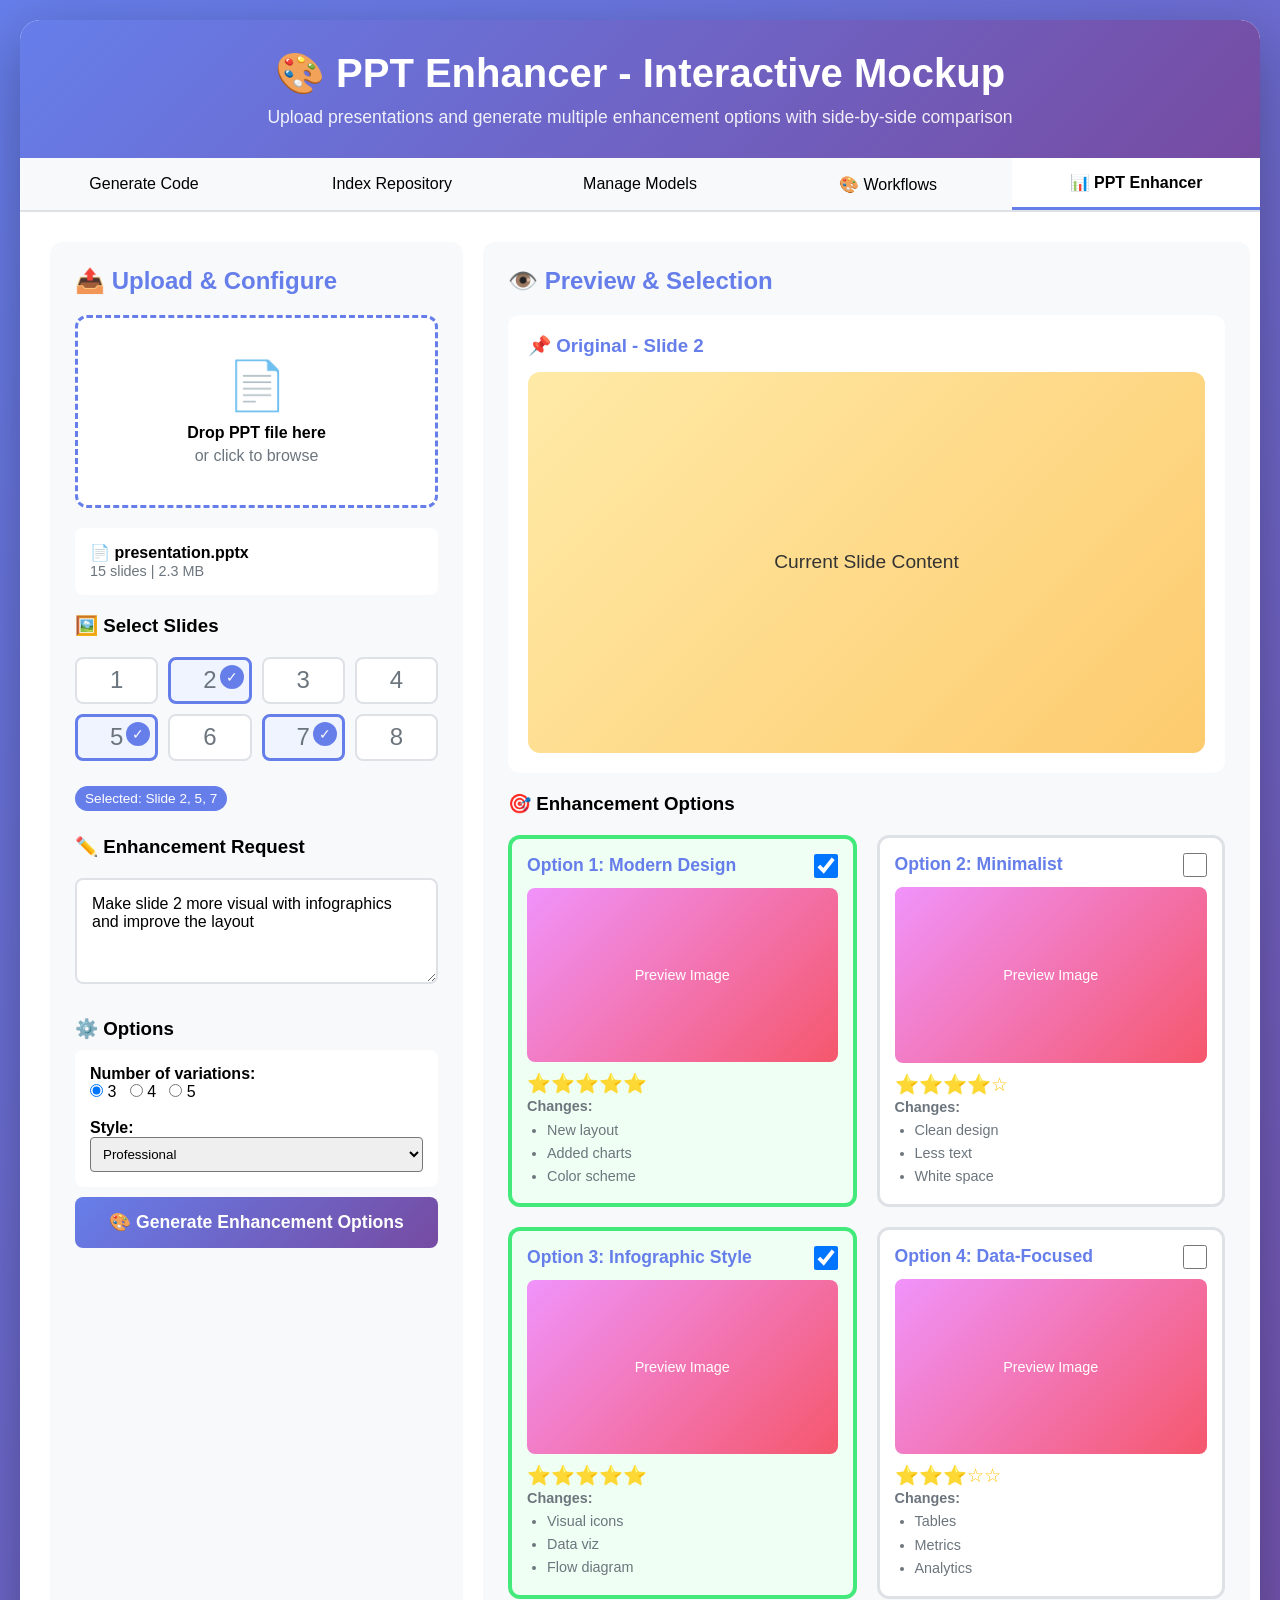
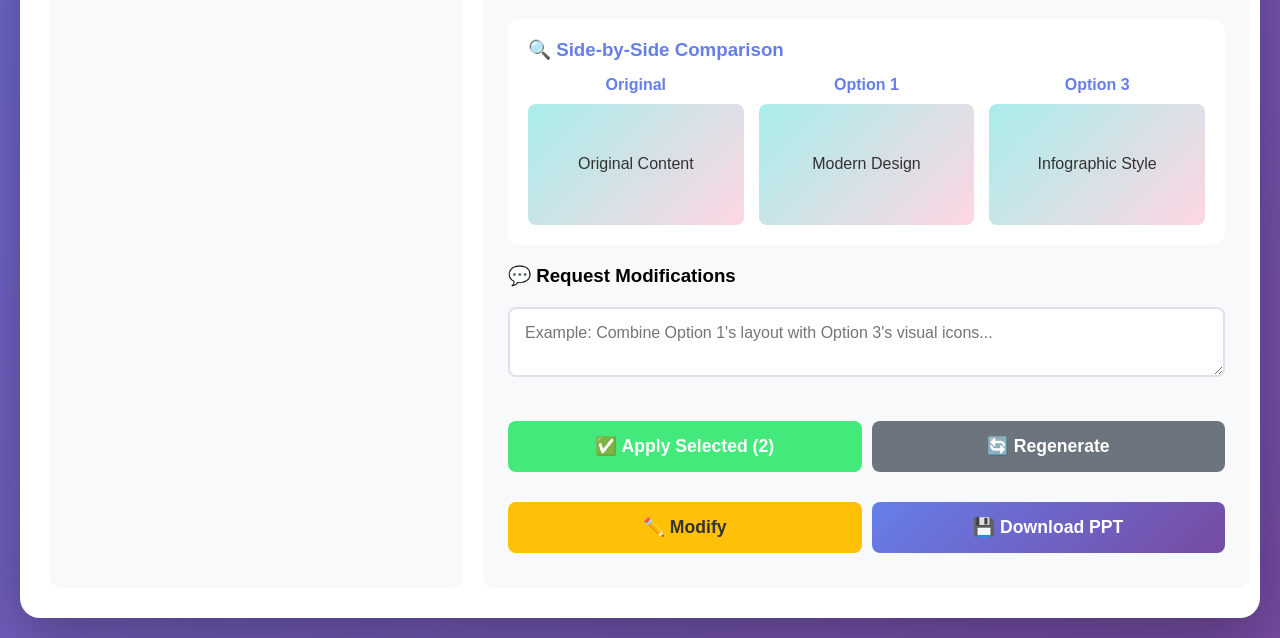
<file: docs/ui_mockup.html>
<!DOCTYPE html>
<html lang="en">
<head>
    <meta charset="UTF-8">
    <meta name="viewport" content="width=device-width, initial-scale=1.0">
    <title>PPT Enhancer - UI Mockup</title>
    <style>
        * { margin: 0; padding: 0; box-sizing: border-box; }
        
        body {
            font-family: -apple-system, BlinkMacSystemFont, 'Segoe UI', Roboto, sans-serif;
            background: linear-gradient(135deg, #667eea 0%, #764ba2 100%);
            padding: 20px;
            min-height: 100vh;
        }
        
        .container {
            max-width: 1600px;
            margin: 0 auto;
            background: white;
            border-radius: 20px;
            box-shadow: 0 20px 60px rgba(0,0,0,0.3);
            overflow: hidden;
        }
        
        .header {
            background: linear-gradient(135deg, #667eea 0%, #764ba2 100%);
            color: white;
            padding: 30px;
            text-align: center;
        }
        
        .header h1 { font-size: 2.5rem; margin-bottom: 10px; }
        .header p { opacity: 0.9; font-size: 1.1rem; }
        
        .tabs {
            display: flex;
            background: #f8f9fa;
            border-bottom: 2px solid #dee2e6;
        }
        
        .tab {
            flex: 1;
            padding: 15px;
            text-align: center;
            cursor: pointer;
            border: none;
            background: transparent;
            font-size: 1rem;
            transition: all 0.3s;
        }
        
        .tab:hover { background: #e9ecef; }
        .tab.active { background: white; border-bottom: 3px solid #667eea; font-weight: bold; }
        
        .content {
            display: grid;
            grid-template-columns: 35% 65%;
            gap: 20px;
            padding: 30px;
            min-height: 800px;
        }
        
        .panel {
            background: #f8f9fa;
            padding: 25px;
            border-radius: 12px;
        }
        
        .panel h2 {
            margin-bottom: 20px;
            color: #667eea;
            font-size: 1.5rem;
        }
        
        .upload-area {
            border: 3px dashed #667eea;
            border-radius: 12px;
            padding: 40px;
            text-align: center;
            background: white;
            cursor: pointer;
            transition: all 0.3s;
            margin-bottom: 20px;
        }
        
        .upload-area:hover {
            background: #f0f4ff;
            border-color: #764ba2;
        }
        
        .upload-area .icon { font-size: 3rem; margin-bottom: 10px; }
        
        .slide-grid {
            display: grid;
            grid-template-columns: repeat(4, 1fr);
            gap: 10px;
            margin: 20px 0;
        }
        
        .slide-thumb {
            aspect-ratio: 16/9;
            background: white;
            border: 2px solid #dee2e6;
            border-radius: 8px;
            display: flex;
            align-items: center;
            justify-content: center;
            cursor: pointer;
            transition: all 0.3s;
            position: relative;
        }
        
        .slide-thumb:hover {
            border-color: #667eea;
            transform: translateY(-2px);
            box-shadow: 0 4px 12px rgba(102, 126, 234, 0.3);
        }
        
        .slide-thumb.selected {
            border-color: #667eea;
            border-width: 3px;
            background: #f0f4ff;
        }
        
        .slide-thumb .number {
            font-size: 1.5rem;
            color: #6c757d;
        }
        
        .slide-thumb.selected::after {
            content: '✓';
            position: absolute;
            top: 5px;
            right: 5px;
            background: #667eea;
            color: white;
            width: 24px;
            height: 24px;
            border-radius: 50%;
            display: flex;
            align-items: center;
            justify-content: center;
            font-size: 0.9rem;
        }
        
        textarea {
            width: 100%;
            padding: 15px;
            border: 2px solid #dee2e6;
            border-radius: 8px;
            font-family: inherit;
            font-size: 1rem;
            resize: vertical;
            margin: 10px 0;
        }
        
        textarea:focus {
            outline: none;
            border-color: #667eea;
        }
        
        .btn {
            width: 100%;
            padding: 15px;
            border: none;
            border-radius: 8px;
            font-size: 1.1rem;
            font-weight: bold;
            cursor: pointer;
            transition: all 0.3s;
            margin: 10px 0;
        }
        
        .btn-primary {
            background: linear-gradient(135deg, #667eea 0%, #764ba2 100%);
            color: white;
        }
        
        .btn-primary:hover {
            transform: translateY(-2px);
            box-shadow: 0 8px 20px rgba(102, 126, 234, 0.4);
        }
        
        .options-grid {
            display: grid;
            grid-template-columns: repeat(2, 1fr);
            gap: 20px;
            margin: 20px 0;
        }
        
        .option-card {
            background: white;
            border: 3px solid #dee2e6;
            border-radius: 12px;
            padding: 15px;
            cursor: pointer;
            transition: all 0.3s;
        }
        
        .option-card:hover {
            border-color: #667eea;
            transform: translateY(-2px);
            box-shadow: 0 8px 20px rgba(102, 126, 234, 0.2);
        }
        
        .option-card.selected {
            border-color: #43e97b;
            border-width: 4px;
            background: #f0fff4;
        }
        
        .option-header {
            display: flex;
            justify-content: space-between;
            align-items: center;
            margin-bottom: 10px;
        }
        
        .option-title {
            font-weight: bold;
            font-size: 1.1rem;
            color: #667eea;
        }
        
        .option-checkbox {
            width: 24px;
            height: 24px;
            cursor: pointer;
        }
        
        .option-preview {
            aspect-ratio: 16/9;
            background: linear-gradient(135deg, #f093fb 0%, #f5576c 100%);
            border-radius: 8px;
            margin: 10px 0;
            display: flex;
            align-items: center;
            justify-content: center;
            color: white;
            font-size: 0.9rem;
        }
        
        .option-changes {
            font-size: 0.9rem;
            color: #6c757d;
            line-height: 1.6;
        }
        
        .option-changes li {
            margin-left: 20px;
        }
        
        .rating {
            color: #ffc107;
            font-size: 1.2rem;
        }
        
        .comparison-view {
            background: white;
            border-radius: 12px;
            padding: 20px;
            margin: 20px 0;
        }
        
        .comparison-grid {
            display: grid;
            grid-template-columns: repeat(3, 1fr);
            gap: 15px;
        }
        
        .comparison-item {
            text-align: center;
        }
        
        .comparison-item h4 {
            margin-bottom: 10px;
            color: #667eea;
        }
        
        .comparison-preview {
            aspect-ratio: 16/9;
            background: linear-gradient(135deg, #a8edea 0%, #fed6e3 100%);
            border-radius: 8px;
            display: flex;
            align-items: center;
            justify-content: center;
            color: #333;
        }
        
        .action-buttons {
            display: grid;
            grid-template-columns: repeat(2, 1fr);
            gap: 10px;
            margin-top: 20px;
        }
        
        .btn-secondary {
            background: #6c757d;
            color: white;
        }
        
        .btn-success {
            background: #43e97b;
            color: white;
        }
        
        .btn-warning {
            background: #ffc107;
            color: #333;
        }
        
        .badge {
            display: inline-block;
            padding: 5px 10px;
            background: #667eea;
            color: white;
            border-radius: 20px;
            font-size: 0.85rem;
            margin: 5px 0;
        }
        
        .original-preview {
            background: white;
            border-radius: 12px;
            padding: 20px;
            margin-bottom: 20px;
        }
        
        .original-preview h3 {
            color: #667eea;
            margin-bottom: 15px;
        }
        
        .slide-preview-large {
            aspect-ratio: 16/9;
            background: linear-gradient(135deg, #ffeaa7 0%, #fdcb6e 100%);
            border-radius: 12px;
            display: flex;
            align-items: center;
            justify-content: center;
            font-size: 1.2rem;
            color: #333;
        }
    </style>
</head>
<body>
    <div class="container">
        <div class="header">
            <h1>🎨 PPT Enhancer - Interactive Mockup</h1>
            <p>Upload presentations and generate multiple enhancement options with side-by-side comparison</p>
        </div>
        
        <div class="tabs">
            <button class="tab">Generate Code</button>
            <button class="tab">Index Repository</button>
            <button class="tab">Manage Models</button>
            <button class="tab">🎨 Workflows</button>
            <button class="tab active">📊 PPT Enhancer</button>
        </div>
        
        <div class="content">
            <!-- Left Panel: Controls -->
            <div class="panel">
                <h2>📤 Upload & Configure</h2>
                
                <div class="upload-area" onclick="alert('File upload would trigger here')">
                    <div class="icon">📄</div>
                    <div><strong>Drop PPT file here</strong></div>
                    <div style="color: #6c757d; margin-top: 5px;">or click to browse</div>
                </div>
                
                <div style="background: white; padding: 15px; border-radius: 8px; margin-bottom: 20px;">
                    <strong>📄 presentation.pptx</strong><br>
                    <span style="color: #6c757d; font-size: 0.9rem;">15 slides | 2.3 MB</span>
                </div>
                
                <h3 style="margin: 20px 0 10px 0;">🖼️ Select Slides</h3>
                <div class="slide-grid" id="slideGrid">
                    <!-- Slides will be generated by JS -->
                </div>
                
                <div class="badge">Selected: Slide 2, 5, 7</div>
                
                <h3 style="margin: 20px 0 10px 0;">✏️ Enhancement Request</h3>
                <textarea rows="4" placeholder="Example: Make slide 2 more visual with infographics and modern design...">Make slide 2 more visual with infographics and improve the layout</textarea>
                
                <h3 style="margin: 20px 0 10px 0;">⚙️ Options</h3>
                <div style="background: white; padding: 15px; border-radius: 8px;">
                    <label><strong>Number of variations:</strong></label><br>
                    <input type="radio" name="num" checked> 3 &nbsp;
                    <input type="radio" name="num"> 4 &nbsp;
                    <input type="radio" name="num"> 5<br><br>
                    
                    <label><strong>Style:</strong></label><br>
                    <select style="width: 100%; padding: 8px; border-radius: 4px;">
                        <option>Professional</option>
                        <option>Creative</option>
                        <option>Minimal</option>
                    </select>
                </div>
                
                <button class="btn btn-primary" onclick="generateOptions()">🎨 Generate Enhancement Options</button>
            </div>
            
            <!-- Right Panel: Preview & Selection -->
            <div class="panel">
                <h2>👁️ Preview & Selection</h2>
                
                <div class="original-preview">
                    <h3>📌 Original - Slide 2</h3>
                    <div class="slide-preview-large">
                        Current Slide Content
                    </div>
                </div>
                
                <h3 style="margin: 20px 0 10px 0;">🎯 Enhancement Options</h3>
                <div class="options-grid" id="optionsGrid">
                    <!-- Options will be generated by JS -->
                </div>
                
                <div class="comparison-view" id="comparisonView" style="display: none;">
                    <h3 style="color: #667eea; margin-bottom: 15px;">🔍 Side-by-Side Comparison</h3>
                    <div class="comparison-grid">
                        <div class="comparison-item">
                            <h4>Original</h4>
                            <div class="comparison-preview">Original Content</div>
                        </div>
                        <div class="comparison-item">
                            <h4>Option 1</h4>
                            <div class="comparison-preview">Modern Design</div>
                        </div>
                        <div class="comparison-item">
                            <h4>Option 3</h4>
                            <div class="comparison-preview">Infographic Style</div>
                        </div>
                    </div>
                </div>
                
                <h3 style="margin: 20px 0 10px 0;">💬 Request Modifications</h3>
                <textarea rows="2" placeholder="Example: Combine Option 1's layout with Option 3's visual icons..."></textarea>
                
                <div class="action-buttons">
                    <button class="btn btn-success" onclick="applyOptions()">✅ Apply Selected (2)</button>
                    <button class="btn btn-secondary" onclick="generateOptions()">🔄 Regenerate</button>
                    <button class="btn btn-warning" onclick="alert('Modify with feedback')">✏️ Modify</button>
                    <button class="btn btn-primary" onclick="alert('Download enhanced PPT')">💾 Download PPT</button>
                </div>
            </div>
        </div>
    </div>
    
    <script>
        // Generate slide thumbnails
        const slideGrid = document.getElementById('slideGrid');
        const selectedSlides = new Set([2, 5, 7]);
        
        for (let i = 1; i <= 8; i++) {
            const slide = document.createElement('div');
            slide.className = 'slide-thumb' + (selectedSlides.has(i) ? ' selected' : '');
            slide.innerHTML = `<div class="number">${i}</div>`;
            slide.onclick = () => toggleSlide(slide, i);
            slideGrid.appendChild(slide);
        }
        
        function toggleSlide(element, num) {
            element.classList.toggle('selected');
            if (selectedSlides.has(num)) {
                selectedSlides.delete(num);
            } else {
                selectedSlides.add(num);
            }
            updateSelectedBadge();
        }
        
        function updateSelectedBadge() {
            const badge = document.querySelector('.badge');
            const selected = Array.from(selectedSlides).sort((a, b) => a - b);
            badge.textContent = selected.length > 0 
                ? `Selected: Slide ${selected.join(', ')}` 
                : 'No slides selected';
        }
        
        // Generate option cards
        const options = [
            { id: 1, title: 'Modern Design', rating: 5, changes: ['New layout', 'Added charts', 'Color scheme'], selected: true },
            { id: 2, title: 'Minimalist', rating: 4, changes: ['Clean design', 'Less text', 'White space'], selected: false },
            { id: 3, title: 'Infographic Style', rating: 5, changes: ['Visual icons', 'Data viz', 'Flow diagram'], selected: true },
            { id: 4, title: 'Data-Focused', rating: 3, changes: ['Tables', 'Metrics', 'Analytics'], selected: false }
        ];
        
        function generateOptions() {
            const optionsGrid = document.getElementById('optionsGrid');
            optionsGrid.innerHTML = '';
            
            options.forEach(opt => {
                const card = document.createElement('div');
                card.className = 'option-card' + (opt.selected ? ' selected' : '');
                card.innerHTML = `
                    <div class="option-header">
                        <div class="option-title">Option ${opt.id}: ${opt.title}</div>
                        <input type="checkbox" class="option-checkbox" ${opt.selected ? 'checked' : ''}>
                    </div>
                    <div class="option-preview">Preview Image</div>
                    <div class="rating">${'⭐'.repeat(opt.rating)}${'☆'.repeat(5-opt.rating)}</div>
                    <div class="option-changes">
                        <strong>Changes:</strong>
                        <ul>
                            ${opt.changes.map(c => `<li>${c}</li>`).join('')}
                        </ul>
                    </div>
                `;
                
                card.onclick = (e) => {
                    if (e.target.type !== 'checkbox') {
                        const checkbox = card.querySelector('.option-checkbox');
                        checkbox.checked = !checkbox.checked;
                    }
                    card.classList.toggle('selected');
                    opt.selected = !opt.selected;
                    updateComparison();
                };
                
                optionsGrid.appendChild(card);
            });
            
            updateComparison();
        }
        
        function updateComparison() {
            const selected = options.filter(o => o.selected);
            const comparisonView = document.getElementById('comparisonView');
            
            if (selected.length > 0) {
                comparisonView.style.display = 'block';
            } else {
                comparisonView.style.display = 'none';
            }
        }
        
        function applyOptions() {
            const selected = options.filter(o => o.selected);
            alert(`Applying ${selected.length} selected options:\n${selected.map(o => `- Option ${o.id}: ${o.title}`).join('\n')}`);
        }
        
        // Initialize
        generateOptions();
    </script>
</body>
</html>
</file>
